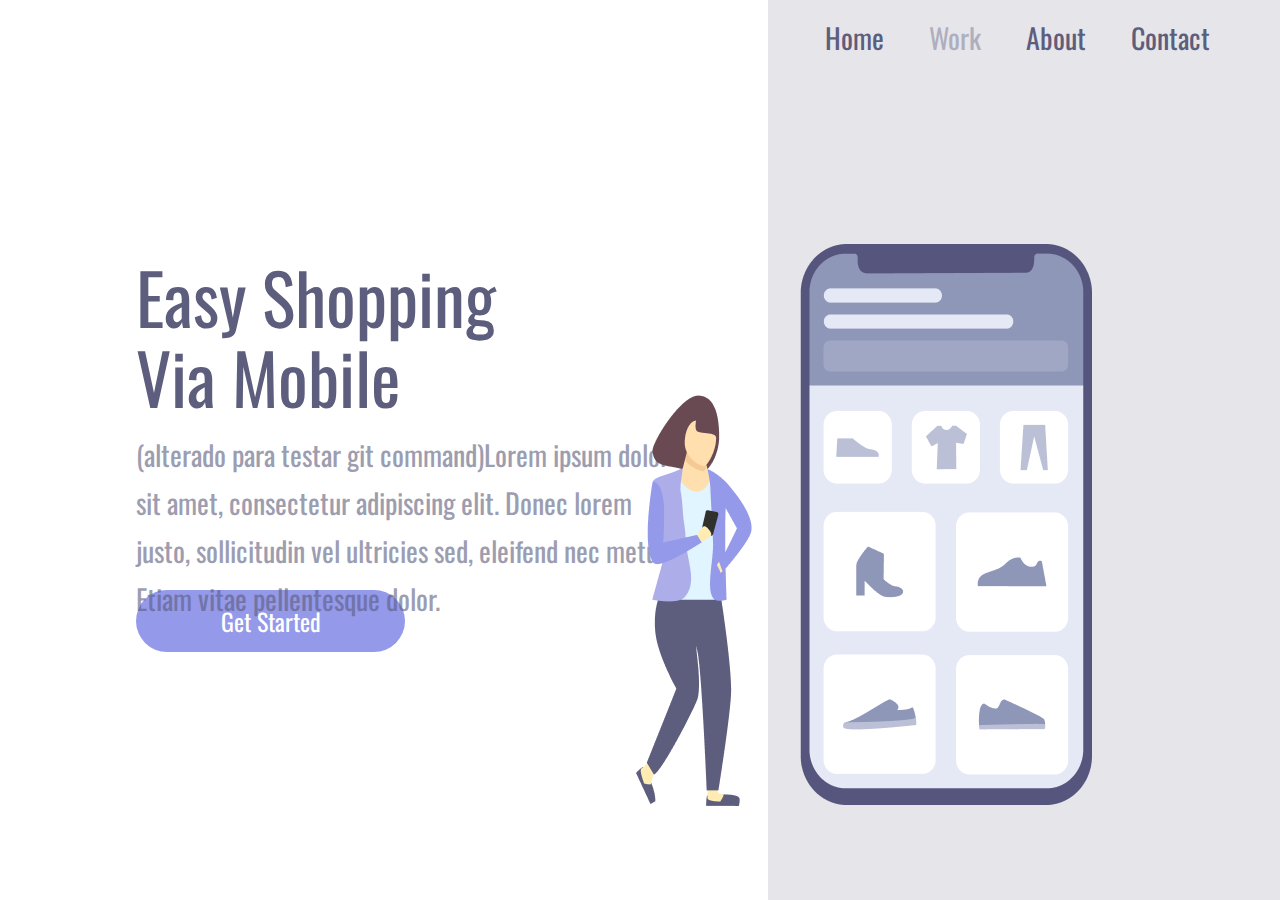
<file: index.html>
<!DOCTYPE html>
<html lang="en">
<head>
    <meta charset="UTF-8">
    <meta name="viewport" content="width=device-width, initial-scale=1.0">
    <title>Projeto - Responsividade - Alterado</title>
    <link rel="stylesheet" href="style.css">

</head>

<body>

    <main class="wrapper">
        <section class="container-left">
            <div></div>
            <h1>Easy Shopping Via Mobile</h1>
            <p> (alterado para testar git command)Lorem ipsum dolor sit amet, consectetur  adipiscing 
                elit. Donec lorem justo, sollicitudin vel ultricies sed, 
                eleifend nec metus. Etiam vitae pellentesque dolor. </p>
            <button>Get Started</button>
        </section>
        <section class="container-right">
            <header>
                <a href="">Home</a>
                <a href="">Work</a>
                <a href="">About</a>
                <a href="">Contact</a>
            </header>
            <img src="imagens/imagem.png" alt="girl-cellphone">
        
        </section>
    </main>








    
</body>


</html>
</file>
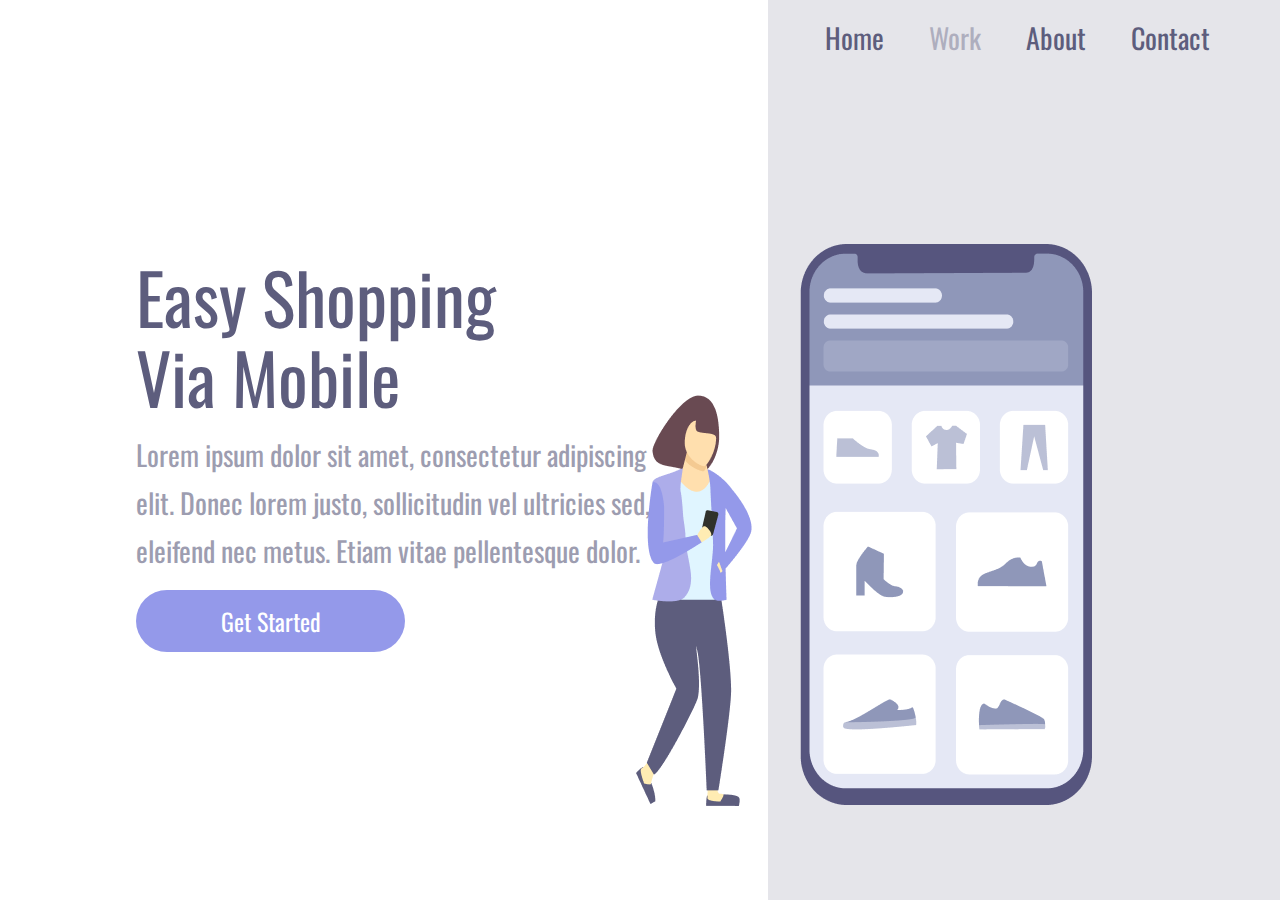
<file: index-mobile.html>
<!DOCTYPE html>
<html lang="en">
<head>
    <meta charset="UTF-8">
    <meta name="viewport" content="width=device-width, initial-scale=1.0">
    <title>Projeto - Responsividade</title>
    <link rel="stylesheet" href="style-mobile.css">

</head>

<body>

    <main class="wrapper">
        <section class="container-left">
            <div></div>
            <h1>Easy Shopping Via Mobile</h1>
            <p>Lorem ipsum dolor sit amet, consectetur  adipiscing 
                elit. Donec lorem justo, sollicitudin vel ultricies sed, 
                eleifend nec metus. Etiam vitae pellentesque dolor. </p>
            <button>Get Started</button>
        </section>
        <section class="container-right">
            <header>
                <a href="">Home</a>
                <a href="">Work</a>
                <a href="">About</a>
                <a href="">Contact</a>
            </header>
            <img src="imagens/imagem.png" alt="girl-cellphone">
        
        </section>
    </main>








    
</body>


</html>
</file>
<file: style.css>
@import url('https://fonts.googleapis.com/css2?family=Oswald&family=Poppins:wght@100;200;300;400;500;600;700;800;900&display=swap');

* {
    margin: 0;
    padding: 0;
    box-sizing: border-box;
    font-family: 'Oswald', sans-serif;
}

.wrapper {
    height: 100vh;
    width: 100vw;

}

.container-left {
    display: inline-block;
    width: 60%;
    margin-top: 20%;
    padding-left: 136px;
}

.container-right {
    display: inline-block;
    background-color: rgba(93, 93, 125, 0.16);
    height: 100vh;
    width: 40%;
    position: absolute;
}

img {
    width: 456px;
    position: relative;
    top: 21%;
    right: 132px;
}

h1 {
    color: #5D5D7D;
    font-size: 70px;
    font-weight: 400;
    line-height: 80px;
    width: 368px;
    height: 160px;
}

p {
    color: #5D5D7D;
    font-size: 28px;
    line-height: 48px;
    width: 540px;
    height: 144px;
    opacity: 0.6;
    margin: 15px 0;
}

button {
    width: 269px;
    height: 62px;
    background-color: #9499EA;
    border-radius: 35px;
    border: none;
    color: #FFF;
    text-align: center;
    font-size: 24px;
    margin-bottom: 123px;
    line-height: 36px;
    cursor: pointer;
}

button:hover {
    opacity: 0.8;
}

button:active {
    opacity: 0.5;
}

a {
    color: #5D5D7D;
    font-size: 28px;
    line-height: 28px;
    font-weight: 400;
    text-decoration: none;
    margin-right: 41px;
}

a:nth-child(2) {
    opacity: 0.4;
}

a:hover {
    opacity: 0.4;
}

a:active {
    opacity: 0.8;
}

header {
    margin-top: 24px;
    margin-left: 57px;
}
</file>
<file: style-mobile.css>
@import url('https://fonts.googleapis.com/css2?family=Oswald&family=Poppins:wght@100;200;300;400;500;600;700;800;900&display=swap');

* {
    margin: 0;
    padding: 0;
    box-sizing: border-box;
    font-family: 'Oswald', sans-serif;
}

.wrapper {
    height: 100vh;
    width: 100vw;

}

.container-left {
    display: inline-block;
    width: 60%;
    margin-top: 20%;
    padding-left: 136px;
}


.container-right {
    display: inline-block;
    background-color: rgba(93, 93, 125, 0.16);
    height: 100vh;
    width: 40%;
    position: absolute;
}

img {
    width: 456px;
    position: relative;
    top: 21%;
    right: 132px;
}

h1 {
    color: #5D5D7D;
    font-size: 70px;
    font-weight: 400;
    line-height: 80px;
    width: 368px;
    height: 160px;
}

p {
    color: #5D5D7D;
    font-size: 28px;
    line-height: 48px;
    width: 540px;
    height: 144px;
    opacity: 0.6;
    margin: 15px 0;
}

button {
    width: 269px;
    height: 62px;
    background-color: #9499EA;
    border-radius: 35px;
    border: none;
    color: #FFF;
    text-align: center;
    font-size: 24px;
    margin-bottom: 123px;
    line-height: 36px;
    cursor: pointer;
}

button:hover {
    opacity: 0.8;
}

button:active {
    opacity: 0.5;
}

a {
    color: #5D5D7D;
    font-size: 28px;
    line-height: 28px;
    font-weight: 400;
    text-decoration: none;
    margin-right: 41px;
}

a:nth-child(2) {
    opacity: 0.4;
}

a:hover {
    opacity: 0.4;
}

a:active {
    opacity: 0.8;
}

header {
    margin-top: 24px;
    margin-left: 57px;
}

@media screen and (max-width: 900px) {
    .container-left {
        width: 100%;
        height: 50%;
        padding: 0;
        margin: 0;
    }

    .container-right {
        display: block;
        height: auto;
        width: 100%;
        position: static;
        padding: 40px;
        margin-top: 30px;
    }

    img {
        position: static;
        max-width: 90%;
    }

    header {
        display: none;
    }

    h1 {
        font-size: 36px;
        line-height: 52px;
        width: auto;
        margin: 58px 50px 0 50px;
        text-align: center;
    }

    p {
        margin: 15px 40px;
        width: auto;
        text-align: center;
        font-size: 14px;
        line-height: 24px;
    }

    button {
        margin: 0 auto ;
        display: block;
    }


}
</file>
